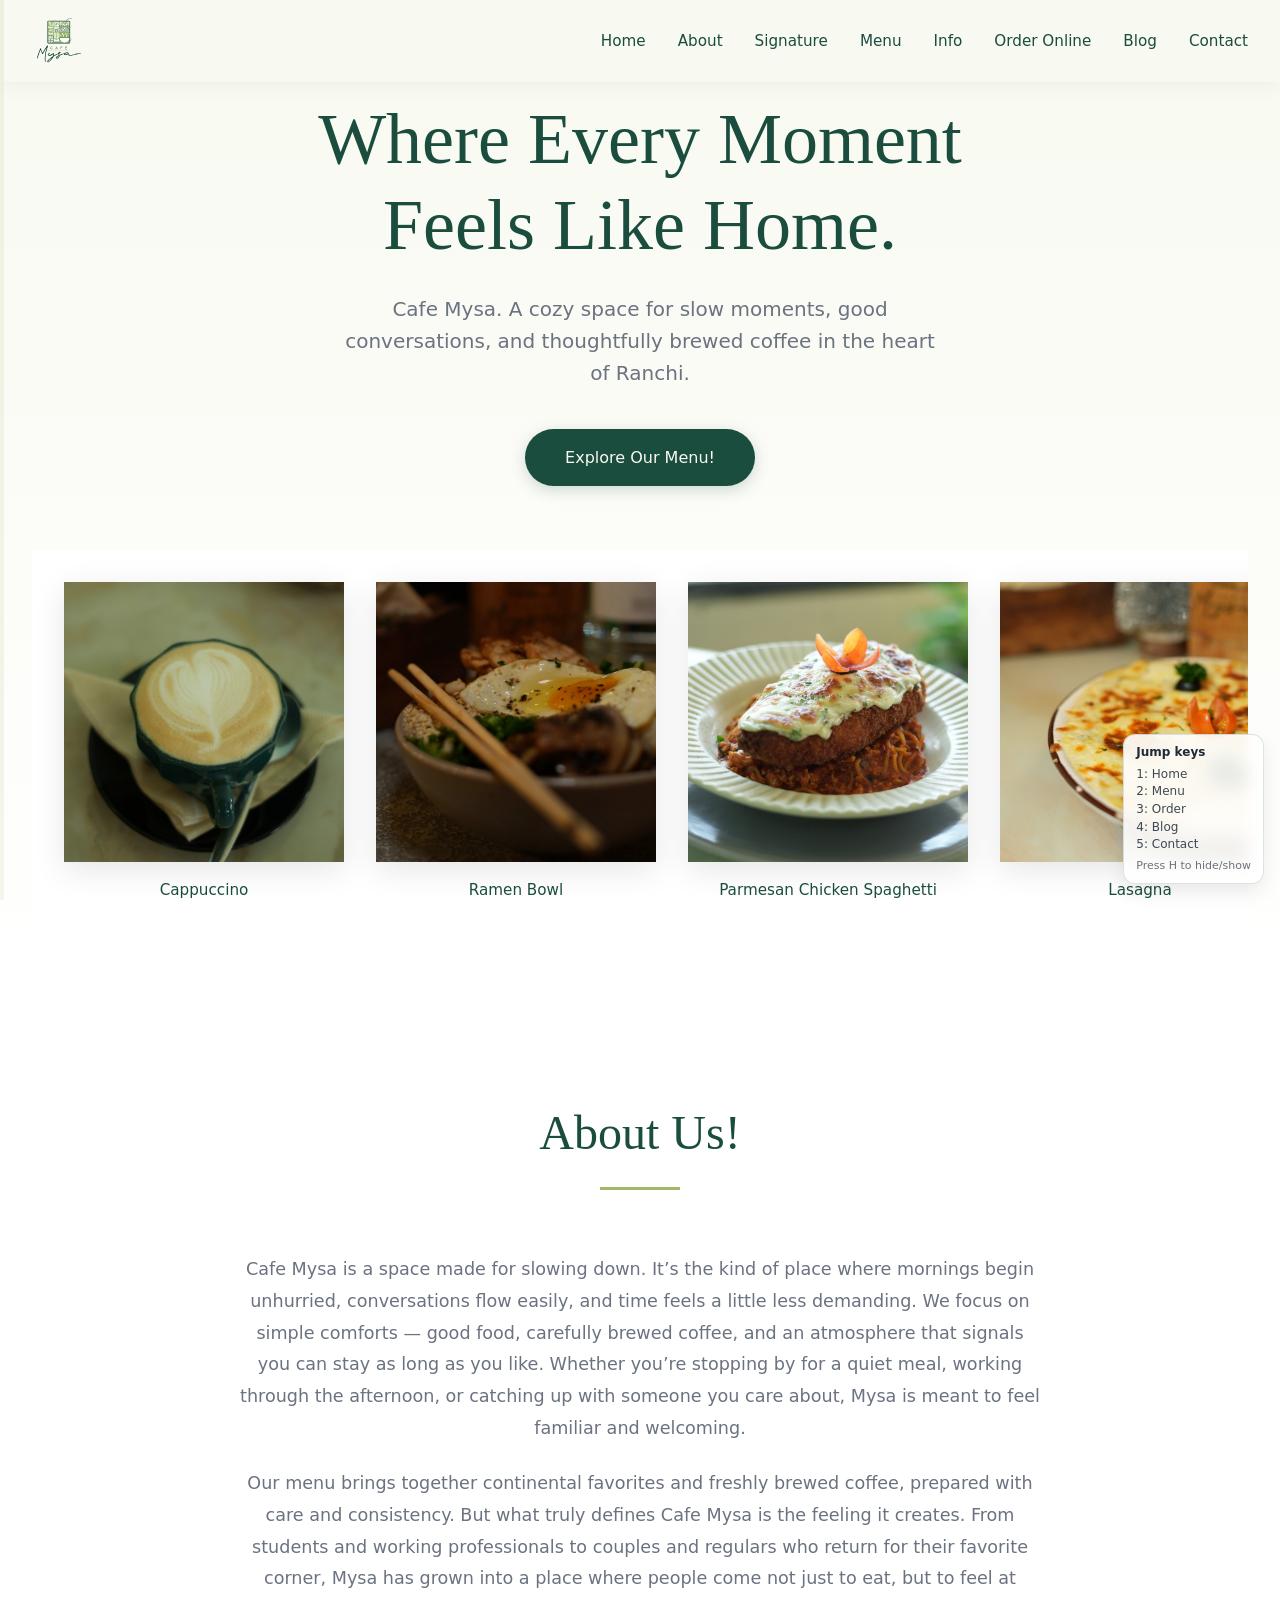
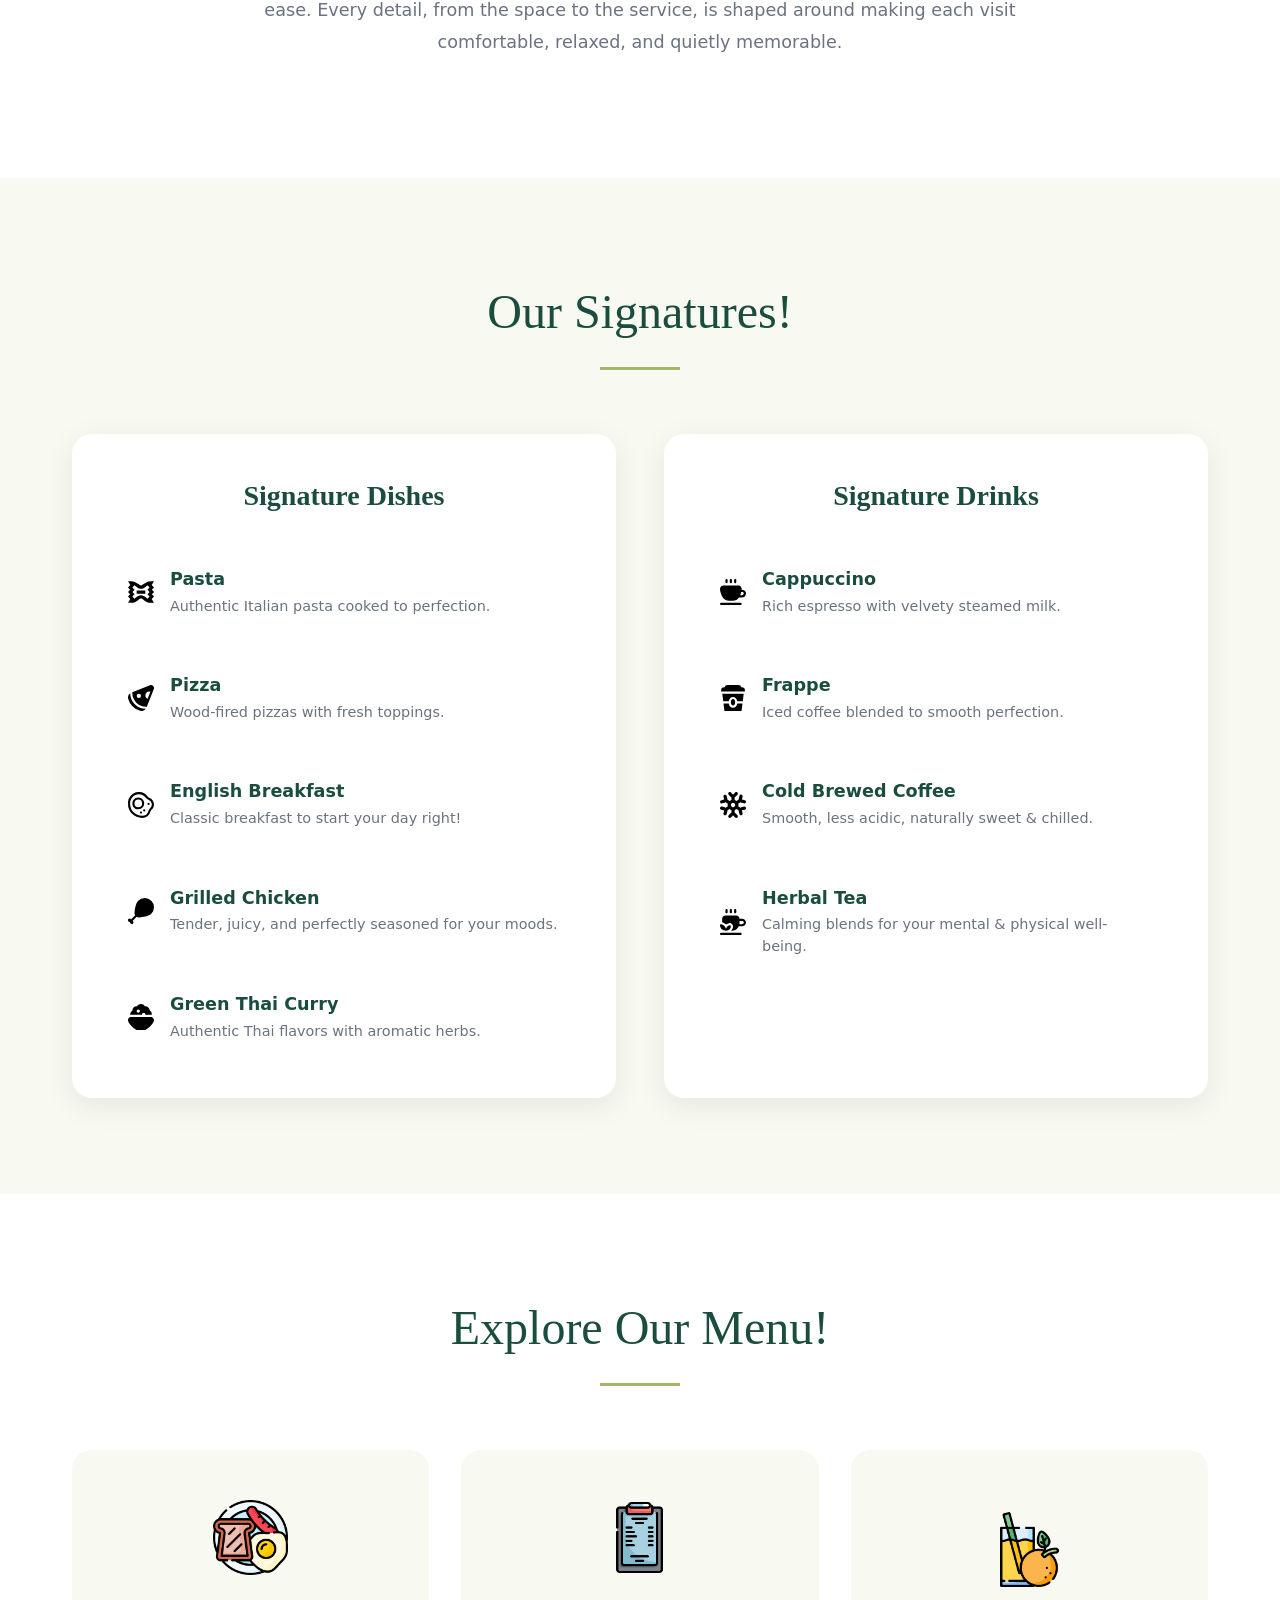
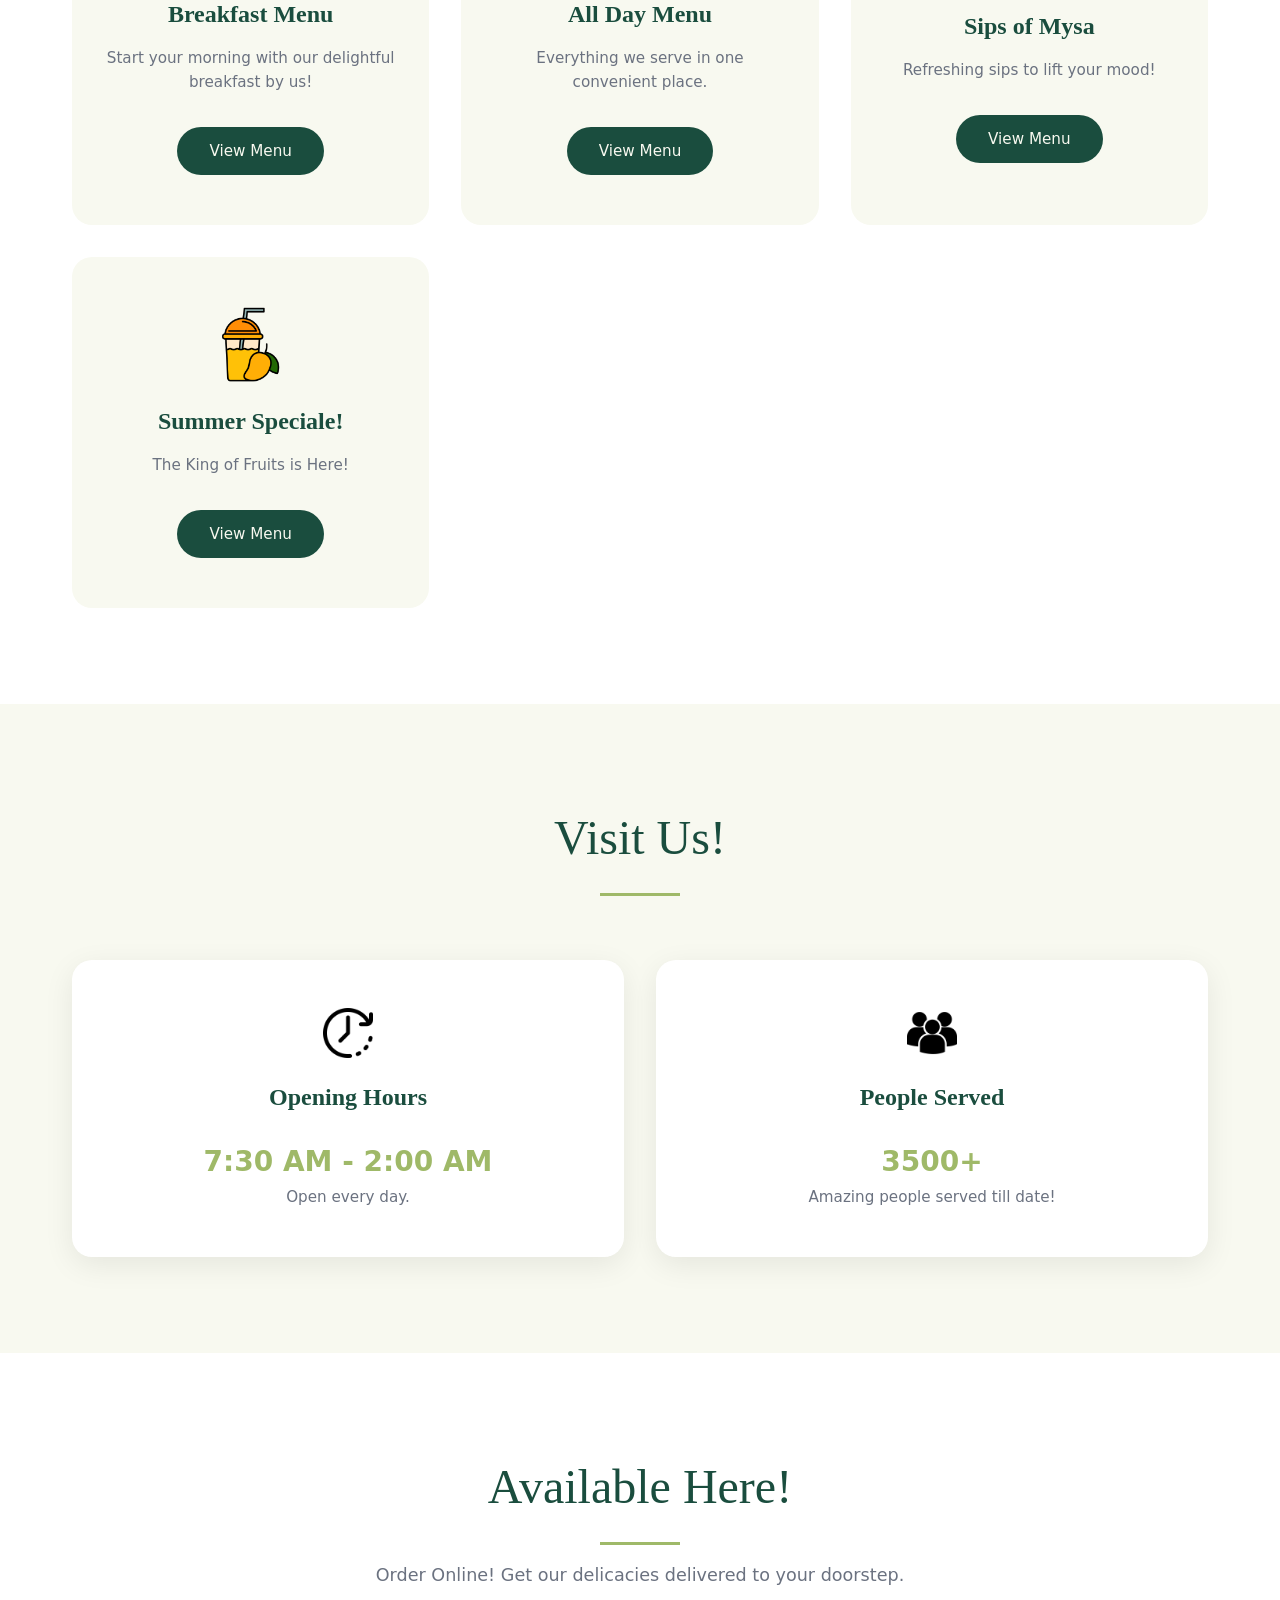
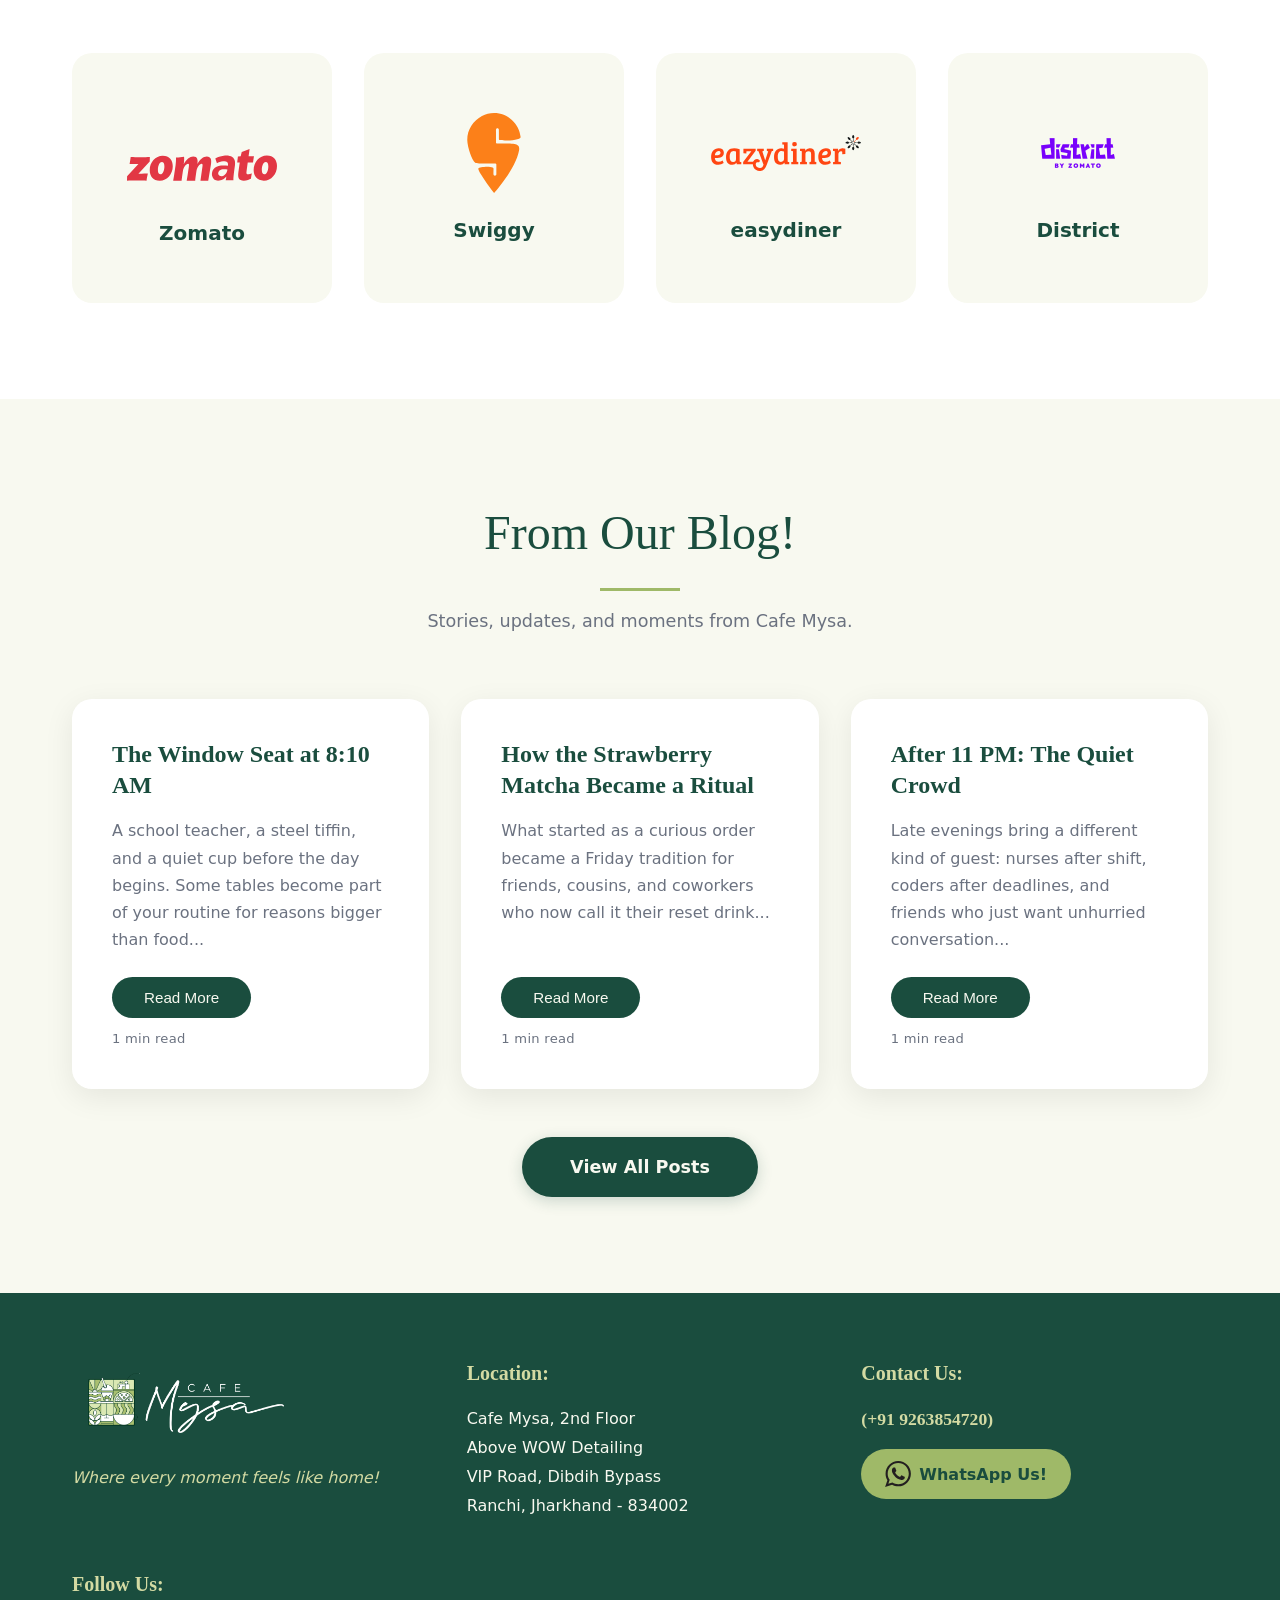
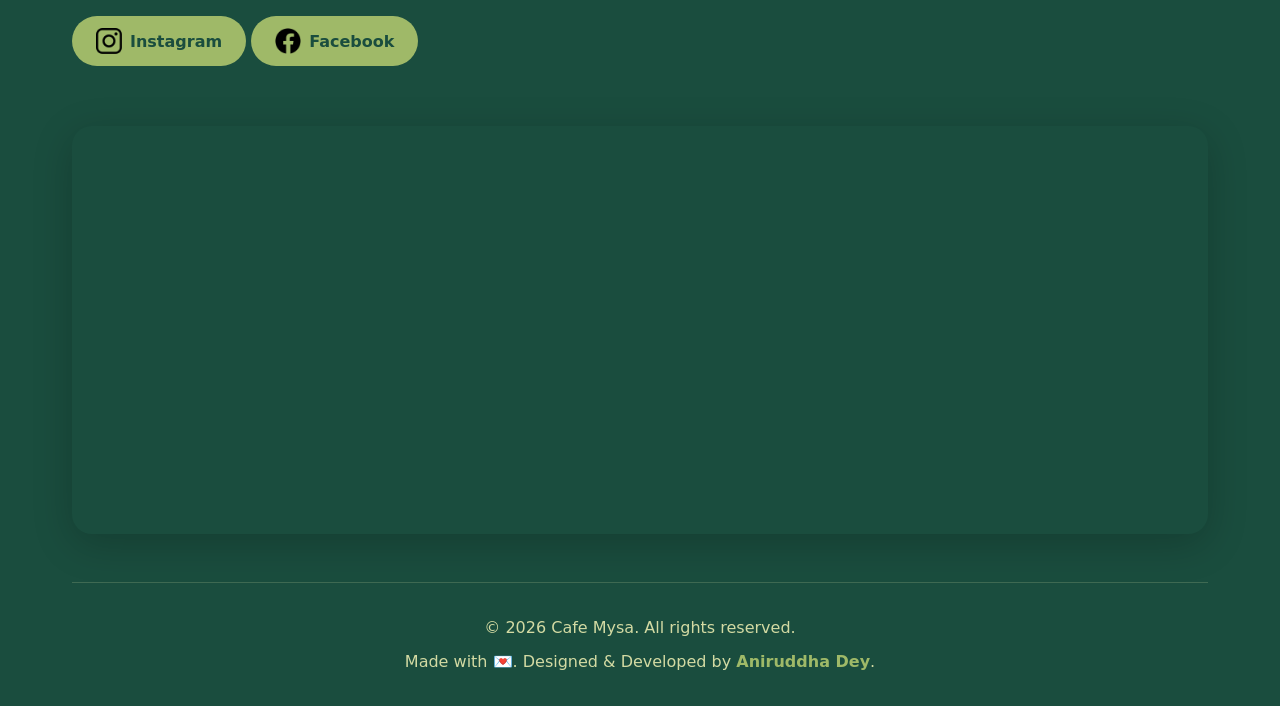
<file: index.html>
<!DOCTYPE html>
<!-- Website designed and developed by Aniruddha Dey -->
<html lang="en">
<head>
    <meta charset="UTF-8">
    <meta name="viewport" content="width=device-width, initial-scale=1.0">
    <title>Cafe Mysa - Where Every Moment Feels Like Home.</title>
    <meta name="description" content="Cafe Mysa serves the best continental food and freshly brewed coffee in Ranchi, Jharkhand. Experience comfort, taste, and warmth.">
    <link rel="stylesheet" href="./css/style.css">
</head>
<body>
    
    <!-- ===============================
         LOADING SCREEN
         =============================== -->
    <div class="loader" id="loader">
        <div class="loader-content">
            <img src="assets/Cafe Mysa_Final-01.svg" alt="Cafe Mysa Logo" class="loader-logo">
            <h1 class="loader-text">Welcome to Cafe Mysa!</h1>
        </div>
    </div>

    <!-- ===============================
         NAVIGATION
         =============================== -->
    <nav class="navbar" id="navbar">
        <div class="nav-container">
            <div class="nav-logo">
                <img src="./assets/Cafe Mysa_Final-01.svg" alt="Cafe Mysa Logo">
            </div>
            <button class="nav-toggle" id="navToggle" aria-label="Toggle navigation">
                <span></span>
                <span></span>
                <span></span>
            </button>
            <ul class="nav-menu" id="navMenu">
                <li><a href="#home" class="nav-link">Home</a></li>
                <li><a href="#about" class="nav-link">About</a></li>
                <li><a href="#signature" class="nav-link">Signature</a></li>
                <li><a href="#menu" class="nav-link">Menu</a></li>
                <li><a href="#info" class="nav-link">Info</a></li>
                <li><a href="#order" class="nav-link">Order Online</a></li>
                <li><a href="#blog" class="nav-link">Blog</a></li>
                <li><a href="#contact" class="nav-link">Contact</a></li>
            </ul>
        </div>
    </nav>

    <!-- ===============================
         HERO SECTION
         =============================== -->
    <section class="hero" id="home">
        <div class="hero-content">
            <h1 class="hero-title fade-in">Where Every Moment<br>Feels Like Home.</h1>
            <p class="hero-subtitle fade-in-delay">Cafe Mysa. A cozy space for slow moments, good conversations, and thoughtfully brewed coffee in the heart of Ranchi.</p>
            <a href="#menu" class="cta-button fade-in-delay-2">Explore Our Menu!</a>
        </div>
        
        <!-- Horizontal Scrolling Image Strip -->
        <div class="image-strip-container">
            <div class="image-strip" id="imageStrip">
                <!-- Signature Dishes -->
                <div class="strip-item">
                    <div class="strip-image">
                        <img src="./images/Cappuccino.JPG" alt="Cappuccino">
                    </div>
                    <p class="strip-label">Cappuccino</p>
                </div>
                <div class="strip-item">
                    <div class="strip-image">
                        <img src="./images/Ramen_Bowl.JPG" alt="Ramen Bowl">
                    </div>
                    <p class="strip-label">Ramen Bowl</p>
                </div>
                <div class="strip-item">
                    <div class="strip-image">
                        <img src="./images/ChickenSpaghetti.JPG" alt="Chicken Spaghetti">
                    </div>
                    <p class="strip-label">Parmesan Chicken Spaghetti</p>
                </div>
                <div class="strip-item">
                    <div class="strip-image">
                        <img src="./images/Lasagna.JPG" alt="Lasagna">
                    </div>
                    <p class="strip-label">Lasagna</p>
                </div>
                <div class="strip-item">
                    <div class="strip-image">
                        <img src="./images/LotusBiscoffCheescake.JPG" alt="Lotus Biscoff Cheescake">
                    </div>
                    <p class="strip-label">Lotus Biscoff Cheescake</p>
                </div>
                <!-- Signature Drinks -->
                <div class="strip-item">
                    <div class="strip-image">
                         <img src="./images/Jhol Momo.JPG" alt="Jhol Momo">
                    </div>
                    <p class="strip-label">Jhol Momo</p>
                </div>
                <div class="strip-item">
                    <div class="strip-image">
                         <img src="./images/StrawberryMatcha.jpg" alt="Strawberry Matcha Frappe">
                    </div>
                    <p class="strip-label">Strawberry Matcha Frappe</p>
                </div>
                <div class="strip-item">
                    <div class="strip-image">
                        <img src="./images/GrilledChicken.JPG" alt="Grilled Chicken">
                    </div>
                    <p class="strip-label">Grilled Chicken</p>
                </div>
                <div class="strip-item">
                    <div class="strip-image">
                        <img src="./images/MatchaLatte.jpg" alt="Matcha Latte">
                    </div>
                    <p class="strip-label">Matcha Latte</p>
                </div>
            </div>
        </div>
    </section>

    <!-- ===============================
         ABOUT US SECTION
         =============================== -->
    <section class="about" id="about">
        <div class="container">
            <div class="section-header">
                <h2 class="section-title reveal">About Us!</h2>
                <div class="title-underline"></div>
            </div>
            <div class="about-content reveal">
                <p class="about-text">
                    Cafe Mysa is a space made for slowing down. It’s the kind of place where mornings begin unhurried, conversations flow easily, and time feels a little less demanding. We focus on simple comforts — good food, carefully brewed coffee, and an atmosphere that signals you can stay as long as you like. Whether you’re stopping by for a quiet meal, working through the afternoon, or catching up with someone you care about, Mysa is meant to feel familiar and welcoming.
                </p>
                <p class="about-text">
                    Our menu brings together continental favorites and freshly brewed coffee, prepared with care and consistency. But what truly defines Cafe Mysa is the feeling it creates. From students and working professionals to couples and regulars who return for their favorite corner, Mysa has grown into a place where people come not just to eat, but to feel at ease. Every detail, from the space to the service, is shaped around making each visit comfortable, relaxed, and quietly memorable.
                </p>
            </div>
        </div>
    </section>

    <!-- ===============================
         SIGNATURE SECTION
         =============================== -->
    <section class="signature" id="signature">
        <div class="container">
            <div class="section-header">
                <h2 class="section-title reveal">Our Signatures!</h2>
                <div class="title-underline"></div>
            </div>
            
            <div class="signature-grid">
                <!-- Signature Dishes -->
                <div class="signature-column reveal">
                    <h3 class="signature-subtitle">Signature Dishes</h3>
                    <div class="signature-list">
                        <div class="signature-item">
                            <div class="signature-icon">
                                <div class="pasta-icon">
                            <img src="./icons/pasta.svg" alt="Pasta Icon">
                        </div>
                            </div>
                            <div class="signature-details">
                                <h4>Pasta</h4>
                                <p>Authentic Italian pasta cooked to perfection.</p>
                            </div>
                        </div>
                        <div class="signature-item">
                            <div class="signature-icon">
                                <div class="pizza-icon">
                            <img src="./icons/pizza-slice.svg" alt="Pizza Icon">
                        </div>
                            </div>
                            <div class="signature-details">
                                <h4>Pizza</h4>
                                <p>Wood-fired pizzas with fresh toppings.</p>
                            </div>
                        </div>
                        <div class="signature-item">
                            <div class="signature-icon">
                                <div class="breakfast-icon">
                            <img src="./icons/english breakfast.svg" alt="English Breakfast Icon">
                        </div>
                            </div>
                            <div class="signature-details">
                                <h4>English Breakfast</h4>
                                <p>Classic breakfast to start your day right!</p>
                            </div>
                        </div>
                        <div class="signature-item">
                            <div class="signature-icon">
                                <div class="chicken-icon">
                            <img src="./icons/chicken.svg" alt="Chicken Icon">
                        </div>
                            </div>
                            <div class="signature-details">
                                <h4>Grilled Chicken</h4>
                                <p>Tender, juicy, and perfectly seasoned for your moods.</p>
                            </div>
                        </div>
                        <div class="signature-item">
                            <div class="signature-icon">
                                <div class="curry-icon">
                            <img src="./icons/green thai curry.svg" alt="Green Thai Curry Icon">
                        </div>
                            </div>
                            <div class="signature-details">
                                <h4>Green Thai Curry</h4>
                                <p>Authentic Thai flavors with aromatic herbs.</p>
                            </div>
                        </div>
                    </div>
                </div>

                <!-- Signature Drinks -->
                <div class="signature-column reveal">
                    <h3 class="signature-subtitle">Signature Drinks</h3>
                    <div class="signature-list">
                        <div class="signature-item">
                            <div class="signature-icon">
                                <div class="cappuccino-icon">
                            <img src="./icons/cappucino.svg" alt="Cappuccino Icon">
                        </div>
                            </div>
                            <div class="signature-details">
                                <h4>Cappuccino</h4>
                                <p>Rich espresso with velvety steamed milk.</p>
                            </div>
                        </div>
                        <div class="signature-item">
                            <div class="signature-icon">
                                <div class="frappe-icon">
                            <img src="./icons/frappe.svg" alt="Frappe Icon">
                        </div>
                            </div>
                            <div class="signature-details">
                                <h4>Frappe</h4>
                                <p>Iced coffee blended to smooth perfection.</p>
                            </div>
                        </div>
                        <div class="signature-item">
                            <div class="signature-icon">
                                <div class="cold-brew-icon">
                            <img src="./icons/cold coffee.svg" alt="Cold Brewed Coffee Icon">
                        </div>
                            </div>
                            <div class="signature-details">
                                <h4>Cold Brewed Coffee</h4>
                                <p>Smooth, less acidic, naturally sweet & chilled.</p>
                            </div>
                        </div>
                        <div class="signature-item">
                            <div class="signature-icon">
                                <div class="herbaltea-icon">
                            <img src="./icons/tea.svg" alt="Herbal Tea Icon">
                        </div>
                            </div>
                            <div class="signature-details">
                                <h4>Herbal Tea</h4>
                                <p>Calming blends for your mental & physical well-being.</p>
                            </div>
                        </div>
                    </div>
                </div>
            </div>
        </div>
    </section>

    <!-- ===============================
         MENU SECTION
         =============================== -->
    <section class="menu-section" id="menu">
        <div class="container">
            <div class="section-header">
                <h2 class="section-title reveal">Explore Our Menu!</h2>
                <div class="title-underline"></div>
            </div>
            
            <div class="menu-grid">
                <div class="menu-card reveal">
                    <div class="menu-card-icon">
                        <div class="breakfastmenu-icon">
                            <img src="./icons/breakfast-menu.svg" alt="Breakfast Menu Icon">
                        </div>
                    </div>
                    <h3>Breakfast Menu</h3>
                    <p>Start your morning with our delightful breakfast by us!</p>
                    <a href="#" class="menu-button" data-menu="breakfast">View Menu</a>
                </div>
                
                <div class="menu-card reveal">
                    <div class="fullmenu-icon">
                        <div class="fullmenu-icon">
                            <img src="./icons/mainmenu.svg" alt="Main Menu Icon">
                        </div>
                    </div>
                    <h3>All Day Menu</h3>
                    <p>Everything we serve in one convenient place.</p>
                    <a href="#" class="menu-button" data-menu="FullMenu">View Menu</a>
                </div>
                
                <div class="menu-card reveal">
                    <div class="sips-icon">
                        <div class="sips-icon">
                            <img src="./icons/sips-logo.svg" alt="Sips of Mysa Icon">
                        </div>
                    </div>
                    <h3>Sips of Mysa</h3>
                    <p>Refreshing sips to lift your mood!</p>
                    <a href="#" class="menu-button" data-menu="Sips">View Menu</a>
                </div>

                <div class="menu-card reveal">
                    <div class="summerspeciale-icon">
                        <div class="summerspeciale-icon">
                            <img src="./icons/summer-speciale.svg" alt="Summer Speciale Icon">
                        </div>
                    </div>
                    <h3>Summer Speciale!</h3>
                    <p>The King of Fruits is Here!</p>
                    <a href="#" class="menu-button" data-menu="SummerSpeciale">View Menu</a>
                </div>
            </div>
        </div>
    </section>

    <!-- ===============================
         CAFE INFO SECTION
         =============================== -->
    <section class="info-section" id="info">
        <div class="container">
            <div class="section-header">
                <h2 class="section-title reveal">Visit Us!</h2>
                <div class="title-underline"></div>
            </div>
            
            <div class="info-grid">
                <div class="info-card reveal">
                    <div class="info-icon">
                        <div class="clock-icon">
                            <img src="./icons/clock.svg" alt="Clock Icon">
                        </div>
                    </div>
                    <h3>Opening Hours</h3>
                    <div class="info-details">
                        <p class="info-highlight">7:30 AM - 2:00 AM</p>
                        <p class="info-subtext">Open every day.</p>
                    </div>
                </div>
                
                <div class="info-card reveal">
                    <div class="info-icon">
                        <div class="people-icon">
                            <img src="./icons/servingpeople.svg" alt="Serving People Icon">
                        </div>
                    </div>
                    <h3>People Served</h3>
                    <div class="info-details">
                        <p class="info-highlight">3500+</p>
                        <p class="info-subtext">Amazing people served till date!</p>
                    </div>
                </div>
            </div>
        </div>
    </section>

    <!-- ===============================
         DELIVERY PLATFORMS SECTION
         =============================== -->
    <section class="delivery-section" id="order">
        <div class="container">
            <div class="section-header">
                <h2 class="section-title reveal">Available Here!</h2>
                <div class="title-underline"></div>
                <p class="section-subtitle reveal">Order Online! Get our delicacies delivered to your doorstep.</p>
            </div>
            
            <div class="delivery-grid">
                <a href="#" class="delivery-card reveal" data-platform="zomato">
                    <div class="zomato-icon">
                        <img src="./icons/Zomato_Logo.svg" alt="Zomato Icon">
                    </div>
                    <h3>Zomato</h3>
                </a>
                
                <a href="#" class="delivery-card reveal" data-platform="swiggy">
                    <div class="delivery-icon">
                        <div class="swiggy-icon">
                            <img src="./icons/swiggy logo.svg" alt="Swiggy Icon">
                        </div>
                    </div>
                    <h3>Swiggy</h3>
                </a>
                
                <a href="#" class="delivery-card reveal" data-platform="easydiner">
                    <div class="delivery-icon">
                        <div class="easydiner-icon">
                            <img src="./icons/easy diner logo.svg" alt="Easydiner Icon">
                        </div>
                    </div>
                    <h3>easydiner</h3>
                </a>
                
                <a href="#" class="delivery-card reveal" data-platform="district">
                    <div class="delivery-icon">
                        <div class="district-icon">
                            <img src="./icons/district logo.svg" alt="District Icon">
                        </div>
                    </div>
                    <h3>District</h3>
                </a>
            </div>
        </div>
    </section>

    <!-- ===============================
     BLOG SECTION
     =============================== -->
<section class="blog-section" id="blog">
    <div class="container">
        <div class="section-header">
            <h2 class="section-title reveal">From Our Blog!</h2>
            <div class="title-underline"></div>
            <p class="section-subtitle reveal">Stories, updates, and moments from Cafe Mysa.</p>
        </div>
        
        <div class="blog-grid">
            <!-- Blog Post 1 -->
            <div class="blog-card reveal" data-blog="blog1">
                <h3>The Window Seat at 8:10 AM</h3>
                <p class="blog-preview">A school teacher, a steel tiffin, and a quiet cup before the day begins. Some tables become part of your routine for reasons bigger than food...</p>
                <button class="blog-read-more">Read More</button>
            </div>
            
            <!-- Blog Post 2 -->
            <div class="blog-card reveal" data-blog="blog2">
                <h3>How the Strawberry Matcha Became a Ritual</h3>
                <p class="blog-preview">What started as a curious order became a Friday tradition for friends, cousins, and coworkers who now call it their reset drink...</p>
                <button class="blog-read-more">Read More</button>
            </div>
            
            <!-- Blog Post 3 -->
            <div class="blog-card reveal" data-blog="blog3">
                <h3>After 11 PM: The Quiet Crowd</h3>
                <p class="blog-preview">Late evenings bring a different kind of guest: nurses after shift, coders after deadlines, and friends who just want unhurried conversation...</p>
                <button class="blog-read-more">Read More</button>
            </div>
            </div>
        <div class="blog-view-all">
            <a href="./blog.html" class="blog-view-all-button">View All Posts</a>
        </div>
        
    </div>
</section>
        </div>
    </div>
</section>

<!-- Blog Popup Modal -->
<div class="blog-modal" id="blogModal">
    <div class="blog-modal-content">
        <button class="blog-modal-close" id="closeModal">&times;</button>
        <h2 class="blog-modal-title" id="blogTitle"></h2>
        <div class="blog-modal-body" id="blogBody"></div>
    </div>
</div>

    <!-- ===============================
         FOOTER / CONTACT SECTION
         =============================== -->
    <footer class="footer" id="contact">
        <div class="container">
            <div class="footer-content">
    <div class="footer-section">
        <img src="./assets/Logo_Secondary.png" alt="Cafe Mysa Logo" class="footer-logo">
        <p class="footer-tagline">Where every moment feels like home!</p>
    </div>
    
    <div class="footer-section">
        <h4>Location:</h4>
        <p class="footer-address">
            Cafe Mysa, 2nd Floor<br>
            Above WOW Detailing<br>
            VIP Road, Dibdih Bypass<br>
            Ranchi, Jharkhand - 834002
        </p>
    </div>
    
    <div class="footer-section">
        <h4>Contact Us:</h4>
        <h6>(+91 9263854720)</h6>
        <a href="https://wa.me/9263854720" class="whatsapp-button" target="_blank" rel="noopener">
            <div class="whatsapp-icon">
                <img src="./icons/whatsapplogo.svg" alt="WhatsApp Icon">
            </div>
            WhatsApp Us!
        </a>
    </div>
    
    <div class="footer-section">
        <h4>Follow Us:</h4>
        <a href="https://instagram.com/cafemysa" target="_blank" rel="noopener" class="instagram-button">
            <div class="instagram-icon">
                <img src="./assets/instagram-logo.svg" alt="Instagram Icon">
            </div>
            Instagram
        </a>
        <a href="https://facebook.com/cafemysa" target="_blank" rel="noopener" class="facebook-button">
            <div class="facebook-icon">
                <img src="./assets/facebook-logo.svg" alt="Facebook Icon">
            </div>
            Facebook
        </a>
    </div>
</div>

            <!-- Google Maps Embed -->
            <div class="map-container reveal">
                <iframe 
                    src="https://www.google.com/maps/embed?pb=!1m18!1m12!1m3!1d3662.8753!2d85.3089!3d23.3441!2m3!1f0!2f0!3f0!3m2!1i1024!2i768!4f13.1!3m3!1m2!1s0x0%3A0x0!2zMjPCsDIwJzM4LjgiTiA4NcKwMTgnMzIuMCJF!5e0!3m2!1sen!2sin!4v1234567890"
                    width="100%" 
                    height="400" 
                    style="border:0;" 
                    allowfullscreen="" 
                    loading="lazy" 
                    referrerpolicy="no-referrer-when-downgrade">
                </iframe>
            </div>
            
            <div class="footer-bottom">
    <p>&copy; 2026 Cafe Mysa. All rights reserved.</p>
   <p class="footer-credits">Made with 💌. Designed & Developed by <a href="https://www.linkedin.com/in/anirxddh/" target="_blank" rel="noopener" class="credit-link">Aniruddha Dey</a>.</p>
</div>
        </div>

    <script src="./js/script.js"></script>
</body>
</html>
</file>
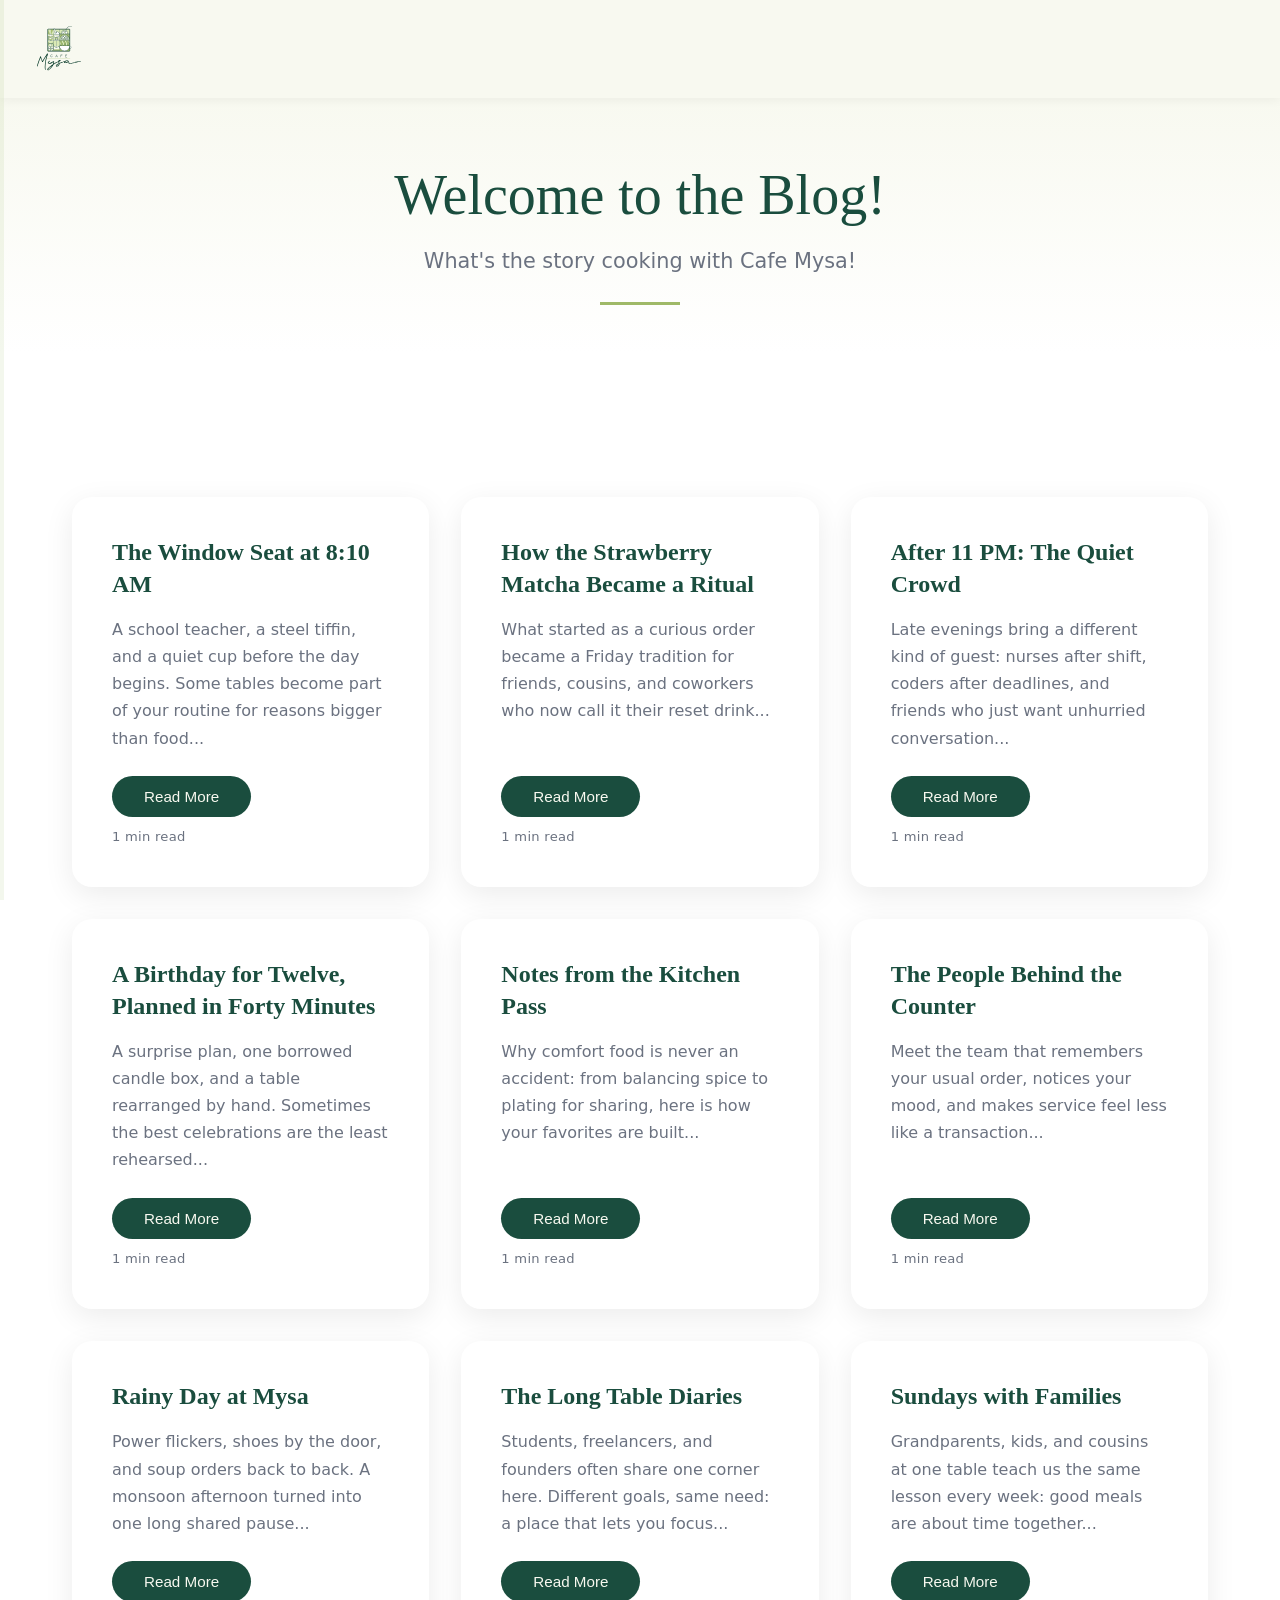
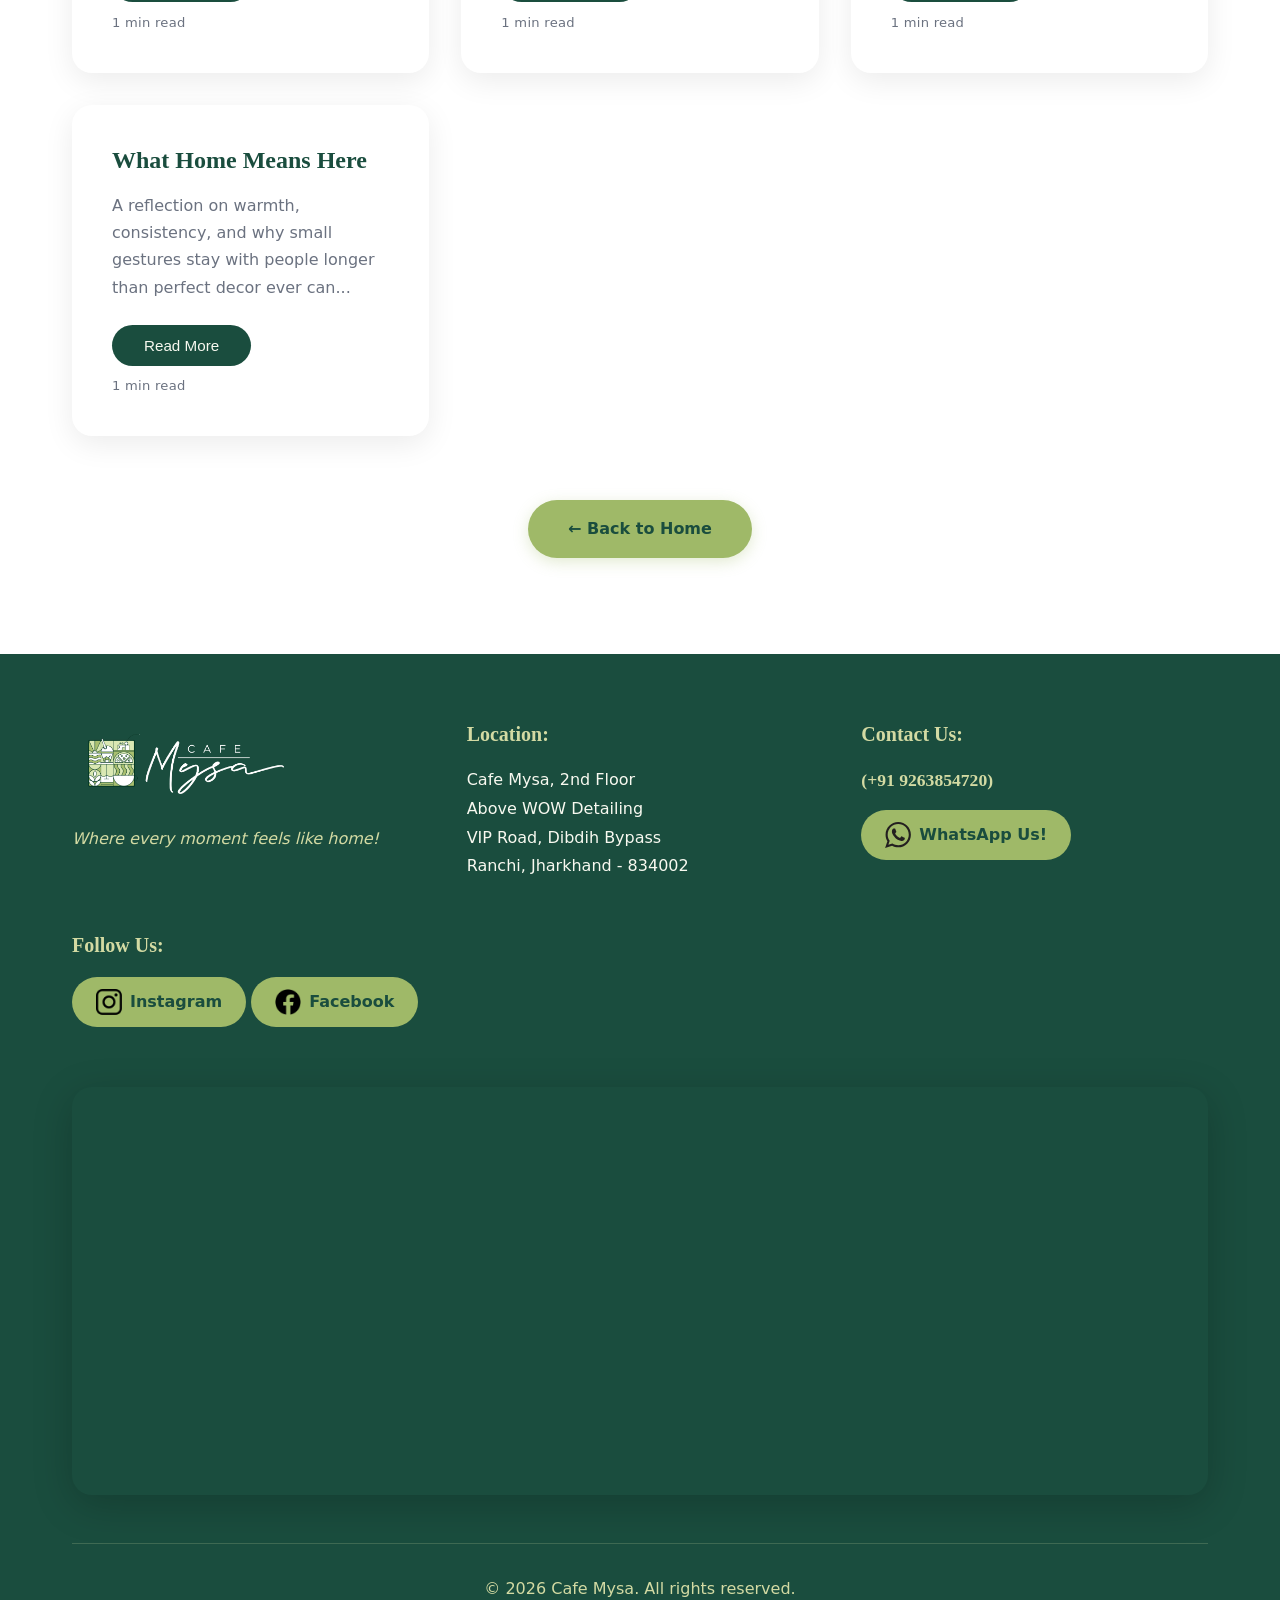
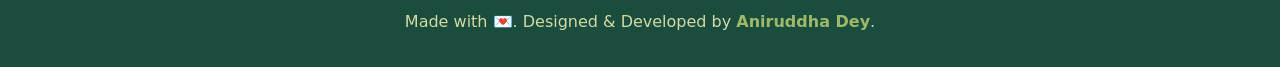
<file: blog.html>
<!DOCTYPE html>
<html lang="en">
<head>
    <meta charset="UTF-8">
    <meta name="viewport" content="width=device-width, initial-scale=1.0">
    <title>Blog - Cafe Mysa</title>
    <meta name="description" content="Stories, updates, and moments from Cafe Mysa. Read about our community, coffee culture, and cafe life.">
    <link rel="stylesheet" href="./css/style.css">
</head>
<body>
    
    <!-- ===============================
         HEADER WITH LOGO
         =============================== -->
    <header class="blog-header">
        <div class="blog-header-container">
            <a href="./index.html">
                <img src="./assets/Cafe Mysa_Final-01.svg" alt="Cafe Mysa Logo" class="blog-header-logo">
            </a>
        </div>
    </header>

    <!-- ===============================
         BLOG HERO SECTION
         =============================== -->
    <section class="blog-hero" id="blog-home">
        <div class="container">
            <h1 class="blog-hero-title fade-in">Welcome to the Blog!</h1>
            <p class="blog-hero-subtitle fade-in-delay">What's the story cooking with Cafe Mysa!</p>
            <div class="blog-hero-underline fade-in-delay-2"></div>
        </div>
    </section>

    <!-- ===============================
         ALL BLOG POSTS
         =============================== -->
    <section class="blog-page-section" id="blog-posts">
        <div class="container">
            <div class="blog-grid">
                <!-- Blog Post 1 -->
                <div class="blog-card reveal" data-blog="blog1">
                    <h3>The Window Seat at 8:10 AM</h3>
                    <p class="blog-preview">A school teacher, a steel tiffin, and a quiet cup before the day begins. Some tables become part of your routine for reasons bigger than food...</p>
                    <button class="blog-read-more">Read More</button>
                </div>
                
                <!-- Blog Post 2 -->
                <div class="blog-card reveal" data-blog="blog2">
                    <h3>How the Strawberry Matcha Became a Ritual</h3>
                    <p class="blog-preview">What started as a curious order became a Friday tradition for friends, cousins, and coworkers who now call it their reset drink...</p>
                    <button class="blog-read-more">Read More</button>
                </div>
                
                <!-- Blog Post 3 -->
                <div class="blog-card reveal" data-blog="blog3">
                    <h3>After 11 PM: The Quiet Crowd</h3>
                    <p class="blog-preview">Late evenings bring a different kind of guest: nurses after shift, coders after deadlines, and friends who just want unhurried conversation...</p>
                    <button class="blog-read-more">Read More</button>
                </div>

                <!-- Blog Post 4 -->
                <div class="blog-card reveal" data-blog="blog4">
                    <h3>A Birthday for Twelve, Planned in Forty Minutes</h3>
                    <p class="blog-preview">A surprise plan, one borrowed candle box, and a table rearranged by hand. Sometimes the best celebrations are the least rehearsed...</p>
                    <button class="blog-read-more">Read More</button>
                </div>

                <!-- Blog Post 5 -->
                <div class="blog-card reveal" data-blog="blog5">
                    <h3>Notes from the Kitchen Pass</h3>
                    <p class="blog-preview">Why comfort food is never an accident: from balancing spice to plating for sharing, here is how your favorites are built...</p>
                    <button class="blog-read-more">Read More</button>
                </div>

                <!-- Blog Post 6 -->
                <div class="blog-card reveal" data-blog="blog6">
                    <h3>The People Behind the Counter</h3>
                    <p class="blog-preview">Meet the team that remembers your usual order, notices your mood, and makes service feel less like a transaction...</p>
                    <button class="blog-read-more">Read More</button>
                </div>

                <!-- Blog Post 7 -->
                <div class="blog-card reveal" data-blog="blog7">
                    <h3>Rainy Day at Mysa</h3>
                    <p class="blog-preview">Power flickers, shoes by the door, and soup orders back to back. A monsoon afternoon turned into one long shared pause...</p>
                    <button class="blog-read-more">Read More</button>
                </div>

                <!-- Blog Post 8 -->
                <div class="blog-card reveal" data-blog="blog8">
                    <h3>The Long Table Diaries</h3>
                    <p class="blog-preview">Students, freelancers, and founders often share one corner here. Different goals, same need: a place that lets you focus...</p>
                    <button class="blog-read-more">Read More</button>
                </div>

                <!-- Blog Post 9 -->
                <div class="blog-card reveal" data-blog="blog9">
                    <h3>Sundays with Families</h3>
                    <p class="blog-preview">Grandparents, kids, and cousins at one table teach us the same lesson every week: good meals are about time together...</p>
                    <button class="blog-read-more">Read More</button>
                </div>

                <!-- Blog Post 10 -->
                <div class="blog-card reveal" data-blog="blog10">
                    <h3>What Home Means Here</h3>
                    <p class="blog-preview">A reflection on warmth, consistency, and why small gestures stay with people longer than perfect decor ever can...</p>
                    <button class="blog-read-more">Read More</button>
                </div>
            </div>

            <!-- Back to Home Button -->
            <div class="blog-back-home">
                <a href="./index.html#home" class="blog-back-button">← Back to Home</a>
            </div>
        </div>
    </section>

    <!-- Blog Popup Modal (same as homepage) -->
    <div class="blog-modal" id="blogModal">
        <div class="blog-modal-content">
            <button class="blog-modal-close" id="closeModal">&times;</button>
            <h2 class="blog-modal-title" id="blogTitle"></h2>
            <div class="blog-modal-body" id="blogBody"></div>
        </div>
    </div>

 <!-- ===============================
         FOOTER / CONTACT SECTION
         =============================== -->
    <footer class="footer" id="contact">
        <div class="container">
            <div class="footer-content">
    <div class="footer-section">
        <img src="./assets/Logo_Secondary.png" alt="Cafe Mysa Logo" class="footer-logo">
        <p class="footer-tagline">Where every moment feels like home!</p>
    </div>
    
    <div class="footer-section">
        <h4>Location:</h4>
        <p class="footer-address">
            Cafe Mysa, 2nd Floor<br>
            Above WOW Detailing<br>
            VIP Road, Dibdih Bypass<br>
            Ranchi, Jharkhand - 834002
        </p>
    </div>
    
    <div class="footer-section">
        <h4>Contact Us:</h4>
        <h6>(+91 9263854720)</h6>
        <a href="https://wa.me/9263854720" class="whatsapp-button" target="_blank" rel="noopener">
            <div class="whatsapp-icon">
                <img src="./icons/whatsapplogo.svg" alt="WhatsApp Icon">
            </div>
            WhatsApp Us!
        </a>
    </div>
    
    <div class="footer-section">
        <h4>Follow Us:</h4>
        <a href="https://instagram.com/cafemysa" target="_blank" rel="noopener" class="instagram-button">
            <div class="instagram-icon">
                <img src="./assets/instagram-logo.svg" alt="Instagram Icon">
            </div>
            Instagram
        </a>
        <a href="https://facebook.com/cafemysa" target="_blank" rel="noopener" class="facebook-button">
            <div class="facebook-icon">
                <img src="./assets/facebook-logo.svg" alt="Facebook Icon">
            </div>
            Facebook
        </a>
    </div>
</div>

            <!-- Google Maps Embed -->
            <div class="map-container reveal">
                <iframe 
                    src="https://www.google.com/maps/embed?pb=!1m18!1m12!1m3!1d3662.8753!2d85.3089!3d23.3441!2m3!1f0!2f0!3f0!3m2!1i1024!2i768!4f13.1!3m3!1m2!1s0x0%3A0x0!2zMjPCsDIwJzM4LjgiTiA4NcKwMTgnMzIuMCJF!5e0!3m2!1sen!2sin!4v1234567890"
                    width="100%" 
                    height="400" 
                    style="border:0;" 
                    allowfullscreen="" 
                    loading="lazy" 
                    referrerpolicy="no-referrer-when-downgrade">
                </iframe>
            </div>
            
            <div class="footer-bottom">
    <p>&copy; 2026 Cafe Mysa. All rights reserved.</p>
   <p class="footer-credits">Made with 💌. Designed & Developed by <a href="https://www.linkedin.com/in/anirxddh/" target="_blank" rel="noopener" class="credit-link">Aniruddha Dey</a>.</p>
</div>
        </div>

    <script src="./js/script.js"></script>
</body>
</html>
</file>
<file: css/style.css>
/* ===============================
   CSS CUSTOM PROPERTIES (Variables)
   =============================== */
:root {
    /* Color Palette - Based on Cafe Mysa Brand */
    --color-dark-green: #1a4d3e;
    --color-medium-green: #9fb968;
    --color-light-green: #d3daa3;
    --color-cream: #f8f9f0;
    --color-black: #0a0a0a;
    --color-white: #ffffff;
    --color-gray: #6b7280;
    
    /* Typography */
    --font-primary: 'Georgia', 'Times New Roman', serif;
    --font-secondary: -apple-system, BlinkMacSystemFont, 'Segoe UI', system-ui, sans-serif;
    
    /* Spacing */
    --spacing-xs: 0.5rem;
    --spacing-sm: 1rem;
    --spacing-md: 2rem;
    --spacing-lg: 4rem;
    --spacing-xl: 6rem;
    
    /* Transitions */
    --transition-smooth: all 0.4s cubic-bezier(0.4, 0, 0.2, 1);
    --transition-fast: all 0.2s ease;
}

/* ===============================
   RESET & BASE STYLES
   =============================== */
* {
    margin: 0;
    padding: 0;
    box-sizing: border-box;
}

html {
    scroll-behavior: smooth;
    overflow-x: hidden;
}

body {
    font-family: var(--font-secondary);
    background-color: var(--color-cream);
    color: var(--color-black);
    line-height: 1.6;
    overflow-x: hidden;
}

img {
    max-width: 100%;
    height: auto;
    display: block;
}

a {
    text-decoration: none;
    color: inherit;
}

/* ===============================
   LOADING SCREEN
   =============================== */
.loader {
    position: fixed;
    top: 0;
    left: 0;
    width: 100%;
    height: 100vh;
    background: var(--color-light-green);
    display: flex;
    justify-content: center;
    align-items: center;
    z-index: 10000;
    opacity: 1;
    transition: opacity 0.8s ease, visibility 0.8s ease;
}

.loader.fade-out {
    opacity: 0;
    visibility: hidden;
}

.loader-content {
    display: flex;
    flex-direction: column;
    align-items: center;
    text-align: center;
}

.loader-logo {
  width: 150px;
  margin-bottom: 5px;
  animation: fadeInOut 1.5s ease-in-out;
}

.loader-text {
    font-family: var(--font-primary);
    font-size: clamp(2.2rem, 4vw, 3.2rem);
    padding-bottom: none;
    color: var(--color-dark-green);
    font-weight: 300;
    letter-spacing: 0.1em;
    animation: fadeInOut 1.5s ease-in-out;
}

@keyframes fadeInOut {
    0%, 100% { opacity: 0; transform: translateY(20px); }
    50% { opacity: 1; transform: translateY(0); }
}

/* ===============================
   NAVIGATION
   =============================== */
.navbar {
    position: fixed;
    top: 0;
    left: 0;
    width: 100%;
    background: rgba(248, 249, 240, 0.95);
    backdrop-filter: blur(10px);
    z-index: 1000;
    box-shadow: 0 2px 20px rgba(0, 0, 0, 0.05);
    transition: var(--transition-smooth);
}

.nav-container {
    max-width: 1400px;
    margin: 0 auto;
    padding: 1rem 2rem;
    display: flex;
    justify-content: space-between;
    align-items: center;
}

.nav-logo img {
    height: 50px;
    width: auto;
}

.nav-menu {
    display: flex;
    list-style: none;
    gap: 2rem;
}

.nav-link {
    font-size: 0.95rem;
    font-weight: 500;
    color: var(--color-dark-green);
    transition: var(--transition-fast);
    position: relative;
}

.nav-link::after {
    content: '';
    position: absolute;
    bottom: -5px;
    left: 0;
    width: 0;
    height: 2px;
    background: var(--color-medium-green);
    transition: width 0.3s ease;
}

.nav-link:hover::after {
    width: 100%;
}

.nav-toggle {
    display: none;
    flex-direction: column;
    gap: 5px;
    background: none;
    border: none;
    cursor: pointer;
    padding: 5px;
}

.nav-toggle span {
    width: 25px;
    height: 2px;
    background: var(--color-dark-green);
    transition: var(--transition-fast);
}

/* ===============================
   HERO SECTION
   =============================== */
.hero {
    min-height: 100vh;
    display: flex;
    flex-direction: column;
    justify-content: center;
    align-items: center;
    padding: 6rem 2rem 4rem;
    background: linear-gradient(to bottom, var(--color-cream), var(--color-white));
}

.hero-content {
    text-align: center;
    max-width: 900px;
    margin-bottom: 4rem;
}

.hero-title {
    font-family: var(--font-primary);
    font-size: clamp(2.5rem, 6vw, 4.5rem);
    font-weight: 400;
    color: var(--color-dark-green);
    line-height: 1.2;
    margin-bottom: 1.5rem;
}

.hero-subtitle {
    font-size: clamp(1rem, 2vw, 1.25rem);
    color: var(--color-gray);
    margin-bottom: 2.5rem;
    max-width: 600px;
    margin-left: auto;
    margin-right: auto;
}

.cta-button {
    display: inline-block;
    padding: 1rem 2.5rem;
    background: var(--color-dark-green);
    color: var(--color-cream);
    border-radius: 50px;
    font-size: 1rem;
    font-weight: 500;
    transition: var(--transition-smooth);
    box-shadow: 0 4px 15px rgba(26, 77, 62, 0.2);
}

.cta-button:hover {
    background: var(--color-medium-green);
    transform: translateY(-2px);
    box-shadow: 0 6px 20px rgba(26, 77, 62, 0.3);
}

/* Fade-in animations */
.fade-in {
    animation: fadeInUp 0.8s ease forwards;
    opacity: 0;
}

.fade-in-delay {
    animation: fadeInUp 0.8s ease 0.2s forwards;
    opacity: 0;
}

.fade-in-delay-2 {
    animation: fadeInUp 0.8s ease 0.4s forwards;
    opacity: 0;
}

@keyframes fadeInUp {
    to {
        opacity: 1;
        transform: translateY(0);
    }
    from {
        opacity: 0;
        transform: translateY(30px);
    }
}

/* ===============================
   HORIZONTAL IMAGE STRIP
   =============================== */
.image-strip-container {
    width: 100%;
    overflow: hidden;
    padding: 2rem 0;
    background: var(--color-white);
}

.image-strip:hover {
    animation-play-state: paused;
}

@keyframes scrollStrip {
    0% { transform: translateX(0); }
    100% { transform: translateX(-50%); }
}

.image-strip {
    display: flex;
    gap: 2rem;
    padding: 0 2rem;
    width: max-content;
    animation: seamless-scroll 60s linear infinite;
}

@keyframes seamless-scroll {
    0% {
        transform: translateX(0);
    }
    100% {
        transform: translateX(calc(var(--strip-width, -100%) * -1));
    }
}

.strip-item {
    flex: 0 0 auto;
    text-align: center;
}

.strip-image {
    width: 280px;
    height: 280px;
    border-radius: 0;
    overflow: hidden;
    box-shadow: 0 8px 30px rgba(0, 0, 0, 0.1);
    transition: var(--transition-smooth);
}

/* Base image styling for all strip images */
.strip-image img {
    width: 100%;
    height: 100%;
    object-fit: cover;
    object-position: center;
    display: block;
    transition: var(--transition-smooth);
}

/* Container styling for specific images */
.spaghetti-image,
.doria-image,
.biscoff-image,
.strawberryfrappe-image,
.matchlatte-image,
.omurice-image {
    width: 280px;
    height: 280px;
    border-radius: 0;
    overflow: hidden;
    box-shadow: 0 8px 30px rgba(0, 0, 0, 0.1);
    transition: var(--transition-smooth);
}

/* Specific object-fit overrides for landscape/portrait images */
.spaghetti-image img {
    object-fit: contain;
    background-color: var(--color-cream);
}

.doria-image img {
    object-fit: contain;
    background-color: var(--color-cream);
}

.biscoff-image img {
    object-fit: contain;
    background-color: var(--color-cream);
}

.strawberryfrappe-image img {
    object-fit: contain;
    background-color: var(--color-cream);
}

.matchlatte-image img {
    object-fit: contain;
    background-color: var(--color-cream);
}

.omurice-image img {
    object-fit: contain;
    background-color: var(--color-cream);
}

/* Hover effects for all strip images */
.strip-item:hover .strip-image,
.strip-item:hover .spaghetti-image,
.strip-item:hover .doria-image,
.strip-item:hover .biscoff-image,
.strip-item:hover .strawberryfrappe-image,
.strip-item:hover .matchlatte-image,
.strip-item:hover .omurice-image {
    transform: scale(1.05);
    box-shadow: 0 12px 40px rgba(0, 0, 0, 0.15);
}

.strip-item:hover .strip-image {
    transform: scale(1.05);
    box-shadow: 0 12px 40px rgba(0, 0, 0, 0.15);
}

.placeholder-image {
    width: 100%;
    height: 100%;
    background-size: cover;
    background-position: center;
}

/* Placeholder image backgrounds with gradient overlays */
.pasta { background: linear-gradient(135deg, #ff9a56, #ff6b6b); }
.pizza { background: linear-gradient(135deg, #f39c12, #e74c3c); }
.breakfast { background: linear-gradient(135deg, #fdcb6e, #fab1a0); }
.chicken { background: linear-gradient(135deg, #6c5ce7, #a29bfe); }
.curry { background: linear-gradient(135deg, #00b894, #55efc4); }
.cappuccino { background: linear-gradient(135deg, #795548, #8d6e63); }
.frappe { background: linear-gradient(135deg, #74b9ff, #a29bfe); }
.cold-brew { background: linear-gradient(135deg, #2d3436, #636e72); }
.tea { background: linear-gradient(135deg, #00b894, #81c784); }

.strip-label {
    margin-top: 1rem;
    font-size: 0.95rem;
    font-weight: 500;
    color: var(--color-dark-green);
}

/* ===============================
   CONTAINER & SECTIONS
   =============================== */
.container {
    max-width: 1200px;
    margin: 0 auto;
    padding: 0 2rem;
}

section {
    padding: var(--spacing-xl) 0;
}

.section-header {
    text-align: center;
    margin-bottom: var(--spacing-lg);
}

.section-title {
    font-family: var(--font-primary);
    font-size: clamp(2rem, 5vw, 3rem);
    font-weight: 400;
    color: var(--color-dark-green);
    margin-bottom: 1rem;
}

.title-underline {
    width: 80px;
    height: 3px;
    background: var(--color-medium-green);
    margin: 0 auto;
}

.section-subtitle {
    font-size: 1.1rem;
    color: var(--color-gray);
    margin-top: 1rem;
}

/* Reveal animation on scroll */
.reveal {
    opacity: 0;
    transform: translateY(50px);
    transition: opacity 0.6s ease, transform 0.6s ease;
}

.reveal.active {
    opacity: 1;
    transform: translateY(0);
}

/* ===============================
   ABOUT SECTION
   =============================== */
.about {
    background: var(--color-white);
}

.about-content {
    max-width: 800px;
    margin: 0 auto;
}

.about-text {
    font-size: 1.1rem;
    line-height: 1.8;
    color: var(--color-gray);
    margin-bottom: 1.5rem;
    text-align: center;
}

/* ===============================
   SIGNATURE SECTION
   =============================== */
.signature {
    background: var(--color-cream);
}

.signature-grid {
    display: grid;
    grid-template-columns: repeat(auto-fit, minmax(300px, 1fr));
    gap: 3rem;
    margin-top: 3rem;
}

.signature-column {
    background: var(--color-white);
    padding: 2.5rem;
    border-radius: 20px;
    box-shadow: 0 8px 30px rgba(0, 0, 0, 0.08);
}

.signature-subtitle {
    font-family: var(--font-primary);
    font-size: 1.75rem;
    color: var(--color-dark-green);
    margin-bottom: 2rem;
    text-align: center;
}

.signature-list {
    display: flex;
    flex-direction: column;
    gap: 1.5rem;
}

.signature-item {
    display: flex;
    align-items: center; 
    gap: 1rem;
    padding: 1rem;
    border-radius: 12px;
    transition: var(--transition-fast);
}

.signature-item:hover {
    background: var(--color-cream);
    transform: translateX(5px);
}

.signature-icon {
    font-size: 2rem;
    flex-shrink: 0;
    line-height: 1;  
    display: flex;    
    align-items: center;
    justify-content: center;
}

.signature-details h4 {
    font-size: 1.1rem;
    font-weight: 600;
    color: var(--color-dark-green);
    margin-bottom: 0.25rem;
    line-height: 1.4;  
}

.signature-details {
    flex: 1;  
}

.signature-details p {
    font-size: 0.9rem;
    color: var(--color-gray);
    line-height: 1.5;  
}

.pasta-icon img {
  width: 26px;
  height: 26px;
}

.pizza-icon img {
  width: 26px;
  height: 26px;
}

.breakfast-icon img {
  width: 26px;
  height: 26px;
}

.chicken-icon img {
  width: 26px;
  height: 26px;
}

.curry-icon img {
  width: 26px;
  height: 26px;
}

.cappuccino-icon img {
  width: 26px;
  height: 26px;
}

.frappe-icon img {
  width: 26px;
  height: 26px;
}

.cold-brew-icon img {
  width: 26px;
  height: 26px;
}

.herbaltea-icon img {
  width: 26px;
  height: 26px;
}

/* ===============================
   MENU SECTION
   =============================== */
.menu-section {
    background: var(--color-white);
}

.menu-grid {
    display: grid;
    grid-template-columns: repeat(auto-fit, minmax(280px, 1fr));
    gap: 2rem;
    margin-top: 3rem;
}

.menu-card {
    background: var(--color-cream);
    padding: 3rem 2rem;
    border-radius: 20px;
    text-align: center;
    transition: var(--transition-smooth);
    border: 2px solid transparent;
    display: flex;              
    flex-direction: column;     
    align-items: center;        
    justify-content: center;    
}

.menu-card:hover {
    transform: translateY(-10px);
    box-shadow: 0 15px 40px rgba(0, 0, 0, 0.1);
    border-color: var(--color-medium-green);
}

.menu-card-icon {
    font-size: 3.5rem;
    margin-bottom: 1.5rem;
    line-height: 1;            
    display: flex;             
    align-items: center;       
    justify-content: center;   
}

.menu-card h3 {
    font-family: var(--font-primary);
    font-size: 1.5rem;
    color: var(--color-dark-green);
    margin-bottom: 1rem;
    line-height: 1.3;          
}

.menu-card p {
    color: var(--color-gray);
    margin-bottom: 2rem;
    font-size: 0.95rem;
    line-height: 1.6;         
}

.menu-button {
    display: inline-block;
    padding: 0.75rem 2rem;
    background: var(--color-dark-green);
    color: var(--color-cream);
    border-radius: 50px;
    font-size: 0.95rem;
    font-weight: 500;
    transition: var(--transition-smooth);
}

.menu-button:hover {
    background: var(--color-medium-green);
    transform: scale(1.05);
}

.breakfastmenu-icon img {
  width: 75px;
  height: 75px;
}

.sips-icon {
    width: 75px;
    height: 75px;
    line-height: 0;            
    display: block;           
    margin: 0 auto 1.5rem;     
}

.sips-icon img {
    width: 100%;
    height: 100%;
    object-fit: contain;
    display: block;
}

.fullmenu-icon {
    width: 75px;
    height: 75px;
    line-height: 0;            
    display: block;           
    margin: 0 auto 1.5rem;     
}

.fullmenu-icon img {
    width: 100%;
    height: 100%;
    object-fit: contain;
    display: block;
}

.summerspeciale-icon {
    width: 75px;
    height: 75px;
    line-height: 0;
    display: block;
    margin: 0 auto 1.5rem;
}

.summerspeciale-icon img {
    width: 100%;
    height: 100%;
    object-fit: contain;
    display: block;
}

/* ===============================
   INFO SECTION
   =============================== */
.info-section {
    background: var(--color-cream);
}

.info-grid {
    display: grid;
    grid-template-columns: repeat(auto-fit, minmax(280px, 1fr));
    gap: 2rem;
    margin-top: 3rem;
}

.info-card {
    background: var(--color-white);
    padding: 3rem 2rem;
    border-radius: 20px;
    text-align: center;
    box-shadow: 0 8px 30px rgba(0, 0, 0, 0.08);
    transition: var(--transition-smooth);
}

.info-card:hover {
    transform: translateY(-5px);
    box-shadow: 0 12px 40px rgba(0, 0, 0, 0.12);
}

.info-card {
    background: var(--color-white);
    padding: 3rem 2rem;
    border-radius: 20px;
    text-align: center;
    box-shadow: 0 8px 30px rgba(0, 0, 0, 0.08);
    transition: var(--transition-smooth);
    display: flex;              
    flex-direction: column;     
    align-items: center;        
    justify-content: center;    
}

.info-icon {
    font-size: 3rem;
    margin-bottom: 1.5rem;
    line-height: 1;            
    display: flex;             
    align-items: center;       
    justify-content: center;   
}

.info-card h3 {
    font-family: var(--font-primary);
    font-size: 1.5rem;
    color: var(--color-dark-green);
    margin-bottom: 1rem;
    line-height: 1.3;         
}

.info-details {
    margin-top: 1rem;
}

.info-highlight {
    font-size: 1.75rem;
    font-weight: 600;
    color: var(--color-medium-green);
    margin-bottom: 0.5rem;
    line-height: 1.2;          
}

.info-subtext {
    color: var(--color-gray);
    font-size: 0.95rem;
    line-height: 1.5;          
}

.clock-icon img {
  width: 50px;
  height: 50px;
}

.people-icon img {
  width: 50px;
  height: 50px;
}

/* ===============================
   DELIVERY SECTION
   =============================== */
.delivery-section {
    background: var(--color-white);
}

.delivery-grid {
    display: grid;
    grid-template-columns: repeat(auto-fit, minmax(200px, 1fr));
    gap: 2rem;
    margin-top: 3rem;
}

.delivery-card {
    background: var(--color-cream);
    padding: 2.5rem 2rem;
    border-radius: 20px;
    text-align: center;
    transition: var(--transition-smooth);
    border: 2px solid transparent;
    cursor: pointer;
    display: flex;              
    flex-direction: column;     
    align-items: center;        
    justify-content: center;  
    min-height: 250px;  
}

.delivery-icon {
    margin-bottom: 1.5rem;      
    line-height: 0;             
    display: flex;
    align-items: center;
    justify-content: center;
    height: 80px;               
}

.delivery-icon img {
    max-width: 150px;           
    max-height: 80px;           
    width: auto;
    height: auto;
    object-fit: contain;        
    display: block;
}

.delivery-card h3 {
    font-size: 1.25rem;
    font-weight: 600;
    color: var(--color-dark-green);
    line-height: 1.3;
    margin-top: 0;              
}

.delivery-card:hover {
    transform: scale(1.05);
    border-color: var(--color-medium-green);
    box-shadow: 0 10px 30px rgba(0, 0, 0, 0.1);
}


.zomato-icon img {
  width: 150px;
  height: 110px;
}

.easydiner-icon img {
  width: 150px;
  height: 150px;
}

.district-icon img {
  width: 120px;
  height: 120px;
}

/* ===============================
   BLOG SECTION
   =============================== */
.blog-section {
    background: var(--color-cream);
}

.blog-grid {
    display: grid;
    grid-template-columns: repeat(auto-fit, minmax(300px, 1fr));
    gap: 2rem;
    margin-top: 3rem;
}

.blog-card {
    background: var(--color-white);
    padding: 2.5rem;
    border-radius: 20px;
    box-shadow: 0 8px 30px rgba(0, 0, 0, 0.08);
    transition: var(--transition-smooth);
    cursor: pointer;
    display: flex;
    flex-direction: column;
}

.blog-card:hover {
    transform: translateY(-10px);
    box-shadow: 0 15px 40px rgba(0, 0, 0, 0.12);
}

.blog-card h3 {
    font-family: var(--font-primary);
    font-size: 1.5rem;
    color: var(--color-dark-green);
    margin-bottom: 1rem;
    line-height: 1.3;
}

.blog-preview {
    color: var(--color-gray);
    font-size: 1rem;
    line-height: 1.7;
    margin-bottom: 1.5rem;
    flex-grow: 1;
}

.blog-read-more {
    display: inline-block;
    padding: 0.75rem 2rem;
    background: var(--color-dark-green);
    color: var(--color-cream);
    border: none;
    border-radius: 50px;
    font-size: 0.95rem;
    font-weight: 500;
    cursor: pointer;
    transition: var(--transition-smooth);
    align-self: flex-start;
}

.blog-read-more:hover {
    background: var(--color-medium-green);
    transform: scale(1.05);
}

/* View All Posts Button */
.blog-view-all {
    text-align: center;
    margin-top: 3rem;
}

.blog-view-all-button {
    display: inline-block;
    padding: 1rem 3rem;
    background: var(--color-dark-green);
    color: var(--color-cream);
    border-radius: 50px;
    font-size: 1.1rem;
    font-weight: 600;
    transition: var(--transition-smooth);
    box-shadow: 0 4px 15px rgba(26, 77, 62, 0.2);
}

.blog-view-all-button:hover {
    background: var(--color-medium-green);
    transform: translateY(-2px);
    box-shadow: 0 6px 20px rgba(26, 77, 62, 0.3);
}


/* Blog Modal/Popup */
.blog-modal {
    display: none;
    position: fixed;
    z-index: 10001;
    left: 0;
    top: 0;
    width: 100%;
    height: 100%;
    background-color: rgba(0, 0, 0, 0.7);
    animation: fadeIn 0.3s ease;
}

.blog-modal.active {
    display: flex;
    justify-content: center;
    align-items: center;
}

.blog-modal-content {
    background: var(--color-white);
    padding: 3rem;
    border-radius: 20px;
    max-width: 700px;
    max-height: 80vh;
    overflow-y: auto;
    position: relative;
    animation: slideUp 0.3s ease;
    margin: 2rem;
}

.blog-modal-close {
    position: absolute;
    top: 1.5rem;
    right: 1.5rem;
    font-size: 2rem;
    background: none;
    border: none;
    color: var(--color-dark-green);
    cursor: pointer;
    transition: var(--transition-fast);
    line-height: 1;
    width: 40px;
    height: 40px;
    display: flex;
    align-items: center;
    justify-content: center;
    border-radius: 50%;
}

.blog-modal-close:hover {
    background: var(--color-cream);
    transform: rotate(90deg);
}

.blog-modal-title {
    font-family: var(--font-primary);
    font-size: 2rem;
    color: var(--color-dark-green);
    margin-bottom: 1.5rem;
    padding-right: 2rem;
    line-height: 1.3;
}

.blog-modal-body {
    color: var(--color-gray);
    font-size: 1.05rem;
    line-height: 1.8;
}

.blog-modal-body p {
    margin-bottom: 1.2rem;
}

@keyframes fadeIn {
    from { opacity: 0; }
    to { opacity: 1; }
}

@keyframes slideUp {
    from { 
        opacity: 0;
        transform: translateY(50px);
    }
    to { 
        opacity: 1;
        transform: translateY(0);
    }
}


/* Mobile Responsive */
@media (max-width: 768px) {
    .blog-grid {
        grid-template-columns: 1fr;
    }
    
    .blog-modal-content {
        padding: 2rem;
        margin: 1rem;
        max-height: 90vh;
    }
    
    .blog-modal-title {
        font-size: 1.5rem;
    }
}


/* ===============================
   FOOTER
   =============================== */
.footer {
    background: var(--color-dark-green);
    color: var(--color-cream);
    padding: var(--spacing-lg) 0 var(--spacing-md);
}

.footer-content {
    display: grid;
    grid-template-columns: repeat(auto-fit, minmax(250px, 1fr));
    gap: 3rem;
    margin-bottom: 3rem;
}

.footer-section h4 {
    font-family: var(--font-primary);
    font-size: 1.25rem;
    margin-bottom: 1rem;
    color: var(--color-light-green);
}

.footer-section h6 {
    font-family: var(--font-primary);
    font-size: 1.1rem;
    margin-bottom: 1rem;
    color: var(--color-light-green);
}

.footer-logo {
    height: 60px;
    width: auto;
    margin-bottom: 1rem;
    filter: brightness(1) invert(0);
    background-color: #1a4d3e;
    padding: 1rem;
    box-sizing: content-box;
}

.footer-tagline {
    color: var(--color-light-green);
    font-style: italic;
}

.footer-address {
    line-height: 1.8;
    color: var(--color-cream);
}

.whatsapp-button {
    display: inline-flex;
    align-items: center;
    gap: 0.5rem;
    padding: 0.75rem 1.5rem;
    background: var(--color-medium-green);
    color: var(--color-dark-green);
    border-radius: 50px;
    font-weight: 600;
    transition: var(--transition-smooth);
}

.whatsapp-button:hover {
    background: var(--color-light-green);
    transform: scale(1.05);
}

.whatsapp-icon img {
  width: 26px;
  height: 26px;
}

.instagram-button {
    display: inline-flex;
    align-items: center;
    gap: 0.5rem;
    padding: 0.75rem 1.5rem;
    background: var(--color-medium-green);
    color: var(--color-dark-green);
    border-radius: 50px;
    font-weight: 600;
    transition: var(--transition-smooth);
    margin-bottom: 0.75rem;
}

.instagram-button:hover {
    background: var(--color-light-green);
    transform: scale(1.05);
}

.instagram-icon img {
    width: 26px;
    height: 26px;
}


.facebook-button {
    display: inline-flex;
    align-items: center;
    gap: 0.5rem;
    padding: 0.75rem 1.5rem;
    background: var(--color-medium-green);
    color: var(--color-dark-green);
    border-radius: 50px;
    font-weight: 600;
    transition: var(--transition-smooth);
}

.facebook-button:hover {
    background: var(--color-light-green);
    transform: scale(1.05);
}

.facebook-icon img {
    width: 26px;
    height: 26px;
}

.map-container {
    margin-top: 3rem;
    border-radius: 20px;
    overflow: hidden;
    box-shadow: 0 10px 40px rgba(0, 0, 0, 0.2);
}

.footer-bottom {
    text-align: center;
    padding-top: 2rem;
    margin-top: 3rem;
    border-top: 1px solid rgba(211, 218, 163, 0.2);
    color: var(--color-light-green);
}

/* Footer Credits Link */
.footer-credits {
    margin-top: 0.5rem;
}

.credit-link {
    color: var(--color-medium-green);
    font-weight: 600;
    transition: var(--transition-smooth);
    text-decoration: none;
    position: relative;
}

.credit-link:hover {
    color: var(--color-light-green);
    text-decoration: none;
}

.credit-link::after {
    content: '';
    position: absolute;
    width: 0;
    height: 2px;
    bottom: -2px;
    left: 0;
    background-color: var(--color-light-green);
    transition: width 0.3s ease;
}

.credit-link:hover::after {
    width: 100%;
}

/* ===============================
   BLOG PAGE SPECIFIC STYLES
   =============================== */

/* Blog Header */
.blog-header {
    background: var(--color-cream);
    padding: 1.5rem 0;
    box-shadow: 0 2px 10px rgba(0, 0, 0, 0.05);
    position: sticky;
    top: 0;
    z-index: 100;
}

.blog-header-container {
    max-width: 1400px;
    margin: 0 auto;
    padding: 0 2rem;
}

.blog-header-logo {
    height: 50px;
    width: auto;
}

/* Blog Hero Section */
.blog-hero {
    background: linear-gradient(to bottom, var(--color-cream), var(--color-white));
    padding: 4rem 2rem 3rem;
    text-align: center;
}

.blog-hero-title {
    font-family: var(--font-primary);
    font-size: clamp(2.5rem, 5vw, 3.5rem);
    font-weight: 400;
    color: var(--color-dark-green);
    margin-bottom: 1rem;
    line-height: 1.2;
}

.blog-hero-subtitle {
    font-size: clamp(1.1rem, 2vw, 1.3rem);
    color: var(--color-gray);
    margin-bottom: 1.5rem;
}

.blog-hero-underline {
    width: 80px;
    height: 3px;
    background: var(--color-medium-green);
    margin: 0 auto;
}

/* Blog Page Section */
.blog-page-section {
    background: var(--color-white);
    padding: var(--spacing-xl) 0;
}

/* Back to Home Button */
.blog-back-home {
    text-align: center;
    margin-top: 4rem;
}

.blog-back-button {
    display: inline-block;
    padding: 1rem 2.5rem;
    background: var(--color-medium-green);
    color: var(--color-dark-green);
    border-radius: 50px;
    font-size: 1rem;
    font-weight: 600;
    transition: var(--transition-smooth);
    box-shadow: 0 4px 15px rgba(159, 185, 104, 0.3);
}

.blog-back-button:hover {
    background: var(--color-light-green);
    transform: translateY(-2px);
    box-shadow: 0 6px 20px rgba(159, 185, 104, 0.4);
}

/* Mobile Responsive */
@media (max-width: 768px) {
    .blog-header-logo {
        height: 40px;
    }
    
    .blog-hero {
        padding: 3rem 1rem 2rem;
    }
}

/* ===============================
   RESPONSIVE DESIGN
   =============================== */

/* Tablet */
@media (max-width: 768px) {
    .nav-menu {
        position: fixed;
        top: 80px;
        left: -100%;
        width: 100%;
        flex-direction: column;
        background: var(--color-cream);
        padding: 2rem;
        box-shadow: 0 8px 30px rgba(0, 0, 0, 0.1);
        transition: left 0.3s ease;
    }
    
    .nav-menu.active {
        left: 0;
    }
    
    .nav-toggle {
        display: flex;
    }
    
    .image-strip {
        gap: 1.5rem;
    }
    
    .strip-image {
        width: 220px;
        height: 220px;
    }
    
    .signature-grid {
        gap: 2rem;
    }
    
    .menu-grid,
    .info-grid,
    .delivery-grid {
        grid-template-columns: 1fr;
    }
    
    .footer-content {
        grid-template-columns: 1fr;
        gap: 2rem;
        text-align: center;
    }

    .footer-logo {
        margin: 0 auto 1rem;
    }
}

@media (max-width: 768px) {
    .nav-menu {
        position: fixed;
        top: 80px;
        left: -100%;
        width: 100%;
        flex-direction: column;
        background: var(--color-cream);
        padding: 2rem;
        box-shadow: 0 8px 30px rgba(0, 0, 0, 0.1);
        transition: left 0.3s ease;
    }
    
    .nav-menu.active {
        left: 0;
    }
    
    .nav-toggle {
        display: flex;
    }
    
    .image-strip {
        gap: 1.5rem;
    }
    
    .strip-image {
        width: 220px;
        height: 220px;
    }
    
    .signature-grid {
        gap: 2rem;
    }
    
    .menu-grid,
    .info-grid,
    .delivery-grid {
        grid-template-columns: 1fr;
    }
    
    .footer-content {
        grid-template-columns: 1fr;
        gap: 2rem;
        text-align: center;
    }
    
    
    .footer-section {
        display: flex;
        flex-direction: column;
        align-items: center;
    }
    
    /* Center logo */
    .footer-logo {
        margin: 0 auto 1rem;
    }
    
    /* Center all buttons */
    .whatsapp-button,
    .instagram-button,
    .facebook-button {
        margin-left: auto;
        margin-right: auto;
    }
}

/* Mobile */
@media (max-width: 480px) {
    :root {
        --spacing-lg: 3rem;
        --spacing-xl: 4rem;
    }
    
    .nav-container {
        padding: 1rem;
    }
    
    .nav-logo img {
        height: 40px;
    }
    
    .hero {
        padding: 5rem 1rem 3rem;
    }
    
    section {
        padding: var(--spacing-lg) 0;
    }
    
    .container {
        padding: 0 1rem;
    }
    
    .image-strip {
        gap: 1rem;
        padding: 0 1rem;
    }
    
    .strip-image {
        width: 180px;
        height: 180px;
    }
    
    .signature-column {
        padding: 1.5rem;
    }
    
    .menu-card,
    .info-card,
    .delivery-card {
        padding: 2rem 1.5rem;
    }
    
    
    .footer-section {
        display: flex;
        flex-direction: column;
        align-items: center;
    }
    
    .footer-logo {
        margin: 0 auto 1rem;
    }
    
    .whatsapp-button,
    .instagram-button,
    .facebook-button {
        margin-left: auto;
        margin-right: auto;
    }

    .footer-content {
    grid-template-columns: 1fr;
    gap: 2rem;
    text-align: center;
}

/* Center all footer sections on mobile */
.footer-section {
    display: flex;
    flex-direction: column;
    align-items: center;
}

/* Center logo on mobile */
.footer-logo {
    margin: 0 auto 1rem;
}

/* Center buttons on mobile */
.whatsapp-button,
.instagram-button,
.facebook-button {
    margin-left: auto;
    margin-right: auto;
}
}


body, html {
    overflow-x: hidden;
}
</file>
